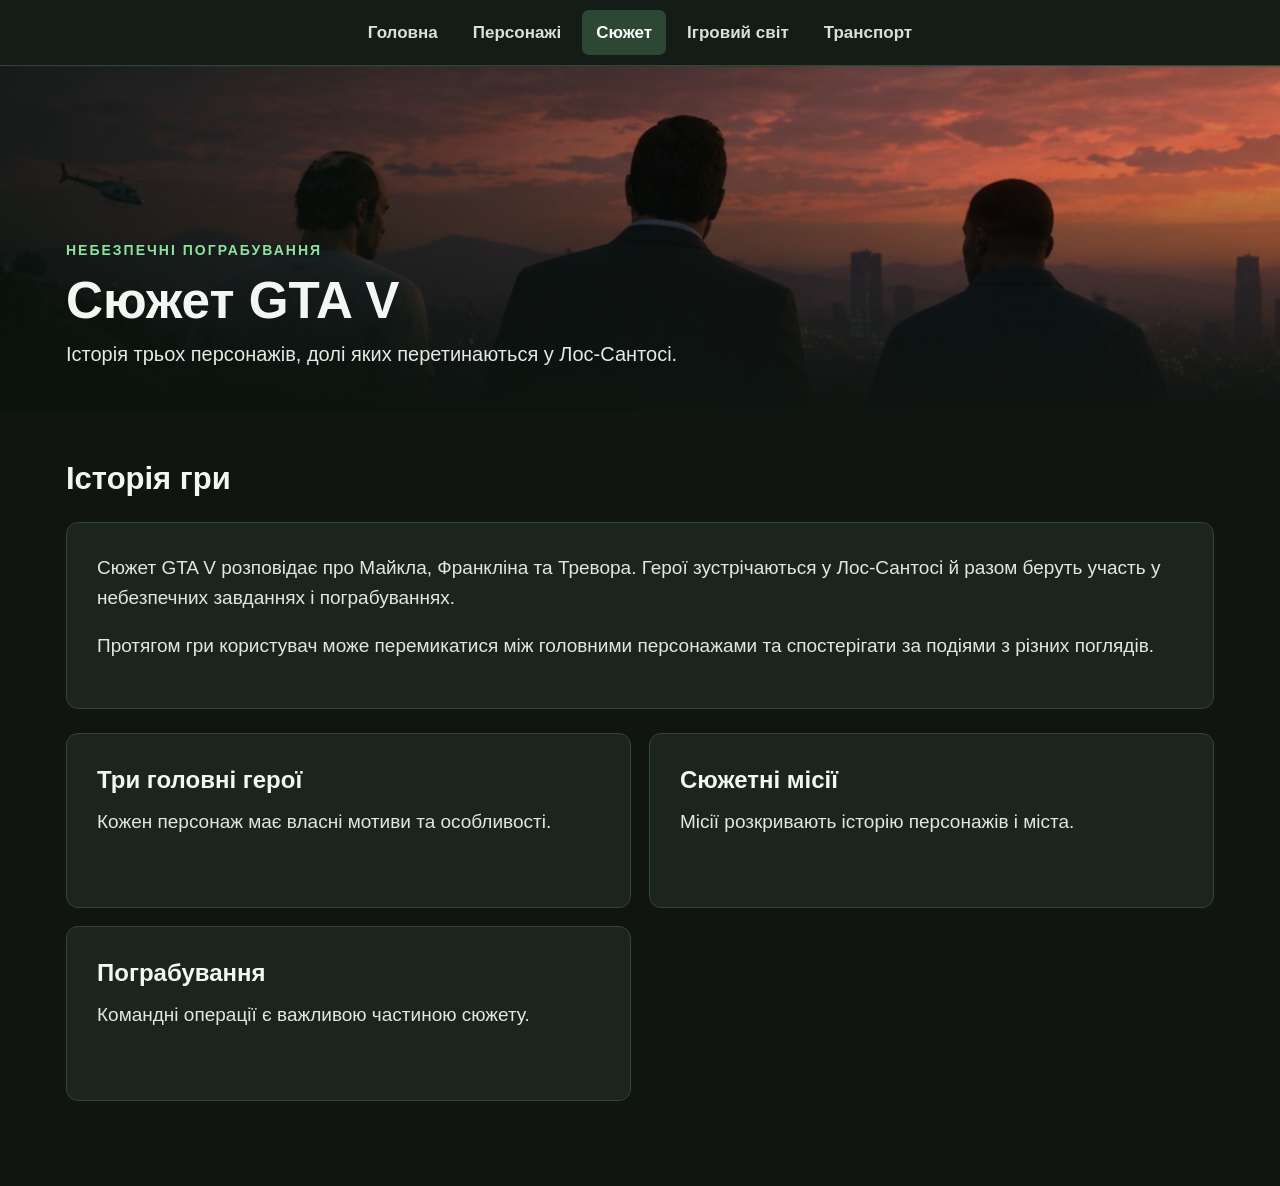
<file: story.html>
<!DOCTYPE html>

<html lang="uk"><head><meta charset="utf-8"/><meta content="width=device-width, initial-scale=1.0" name="viewport"/><title>Сюжет GTA V | GTA V</title><link href="style.css" rel="stylesheet"/></head>
<body><header class="topbar"><div class="nav-shell"><nav aria-label="Основна навігація"><ul><li><a class="" href="index.html">Головна</a></li><li><a class="" href="characters.html">Персонажі</a></li><li><a class="current" href="story.html">Сюжет</a></li><li><a class="" href="world.html">Ігровий світ</a></li><li><a class="" href="transport.html">Транспорт</a></li></ul></nav></div></header>
<main><section class="hero hero-story"><img alt="Троє героїв на тлі Лос-Сантоса" class="hero-image" src="story-banner.jpg"/><div class="hero-shade"></div><div class="hero-copy"><span class="eyebrow">НЕБЕЗПЕЧНІ ПОГРАБУВАННЯ</span><h1>Сюжет GTA V</h1><p>Історія трьох персонажів, долі яких перетинаються у Лос-Сантосі.</p></div></section><div class="content"><h2>Історія гри</h2><div class="article"><p>Сюжет GTA V розповідає про Майкла, Франкліна та Тревора. Герої зустрічаються у Лос-Сантосі й разом беруть участь у небезпечних завданнях і пограбуваннях.</p><p>Протягом гри користувач може перемикатися між головними персонажами та спостерігати за подіями з різних поглядів.</p></div><div class="cards"><article class="card"><h3>Три головні герої</h3><p>Кожен персонаж має власні мотиви та особливості.</p></article><article class="card"><h3>Сюжетні місії</h3><p>Місії розкривають історію персонажів і міста.</p></article><article class="card"><h3>Пограбування</h3><p>Командні операції є важливою частиною сюжету.</p></article></div></div></main>
</body></html>
</file>
<file: style.css>
/* Загальні кольори та шрифти */
:root { --bg:#101512; --panel:#1b241f; --border:#344439; --text:#f3f6f2; --muted:#b9c6bc; --accent:#8ee2a0; }
* { box-sizing:border-box; }
body { margin:0; background:var(--bg); color:var(--text); font:18px/1.7 Arial, sans-serif; }
a { color:inherit; }
/* Навігація */
.topbar { background:#141c17; border-bottom:1px solid var(--border); }
.nav-shell { max-width:1200px; margin:auto; min-height:82px; display:flex; justify-content:space-between; align-items:center; gap:25px; padding:15px 26px; }
.brand { font-weight:900; font-size:29px; letter-spacing:1px; text-decoration:none; white-space:nowrap; }
.brand span { color:var(--accent); }
nav ul { list-style:none; display:flex; flex-wrap:wrap; gap:7px; padding:0; margin:0; }
nav a { display:block; text-decoration:none; color:#d6e1d8; padding:9px 14px; border-radius:7px; font-size:16px; transition:background-color .2s,color .2s; }
nav a:hover, nav a.current { background:#2d4734; color:#fff; }
nav a:active { background:var(--accent); color:#0b140e; }
/* Велика обкладинка */
.hero { position:relative; min-height:420px; overflow:hidden; display:flex; align-items:end; background:#253329; }
.hero-image { position:absolute; width:100%; height:100%; object-fit:cover; object-position:center 35%; }
.hero-shade { position:absolute; inset:0; background:linear-gradient(90deg,rgba(10,18,13,.93),rgba(10,18,13,.53) 55%,rgba(10,18,13,.1)),linear-gradient(0deg,#101512,transparent 65%); }
.hero-copy { position:relative; z-index:1; width:min(1200px,100%); margin:0 auto; padding:85px 26px 60px; }
.eyebrow { font-size:14px; color:var(--accent); letter-spacing:2px; font-weight:800; }
h1 { font-size:clamp(40px,5vw,70px); line-height:1.08; margin:15px 0; max-width:760px; }
.hero p { font-size:21px; max-width:680px; color:#e4eae5; }
/* Основний контент */
.content { max-width:1200px; margin:0 auto; padding:38px 26px 85px; }
h2 { font-size:30px; line-height:1.3; margin:12px 0 23px; }
h3 { font-size:23px; line-height:1.3; margin:0 0 12px; }
p { margin:0 0 17px; color:var(--muted); }
.intro { display:grid; grid-template-columns:2fr 1fr; gap:35px; margin-bottom:48px; }
.intro > div:first-child { max-width:760px; }
.fact { display:grid; grid-template-columns:auto 1fr; gap:6px 16px; align-content:center; background:var(--panel); border:1px solid var(--border); padding:25px; border-radius:12px; }
.fact strong { font-size:38px; line-height:1.2; color:var(--accent); }
.fact span { align-self:center; color:var(--muted); }
.cards { display:grid; grid-template-columns:repeat(2,minmax(0,1fr)); gap:18px; }
.cards.three { grid-template-columns:repeat(3,minmax(0,1fr)); }
.card,.article { background:var(--panel); border:1px solid var(--border); border-radius:12px; padding:28px; }
.card { min-height:175px; }
.card:hover { border-color:#6fae7b; }
.text-link { color:var(--accent); text-decoration:none; font-size:16px; font-weight:700; }
.text-link:hover { text-decoration:underline; }
.article { margin-bottom:24px; }
footer { border-top:1px solid var(--border); color:#95a49a; text-align:center; padding:25px; font-size:14px; }
@media(max-width:850px) { .nav-shell { flex-direction:column; } .intro,.cards.three { grid-template-columns:1fr; } .hero { min-height:360px; } }
@media(max-width:600px) { body { font-size:17px; } .cards { grid-template-columns:1fr; } .hero-copy { padding:65px 20px 40px; } .content { padding:28px 20px 65px; } nav ul { justify-content:center; } nav a { font-size:14px; padding:7px 9px; } }

/* Коригування дизайну: компактні фото, виразніший текст */
body { font-family: Arial, Helvetica, sans-serif; font-size: 19px; line-height: 1.6; font-weight: 400; }
.nav-shell { justify-content: center; min-height: 64px; padding: 10px 22px; }
nav a { font-size: 17px; font-weight: 600; }
.hero { height: 340px; min-height: 0; max-height: 340px; }
.hero-image { inset: 0; width: 100%; height: 100%; object-fit: cover; object-position: center 40%; }
.hero-shade { background: linear-gradient(0deg,rgba(12,18,14,.96),rgba(12,18,14,.08) 85%); }
.hero-copy { padding: 45px 30px 28px; }
h1 { font-size: clamp(35px,4vw,54px); margin: 9px 0; font-weight: 800; }
.hero p { font-size: 20px; font-weight: 500; margin-bottom: 0; }
h2 { font-size: 31px; font-weight: 800; }
h3 { font-size: 24px; font-weight: 700; }
p { font-size: 19px; color: #e0e8e1; }
.content { padding-top: 35px; }
.card, .article { padding: 30px; }
@media (max-width: 600px) { .hero { height: 290px; } .hero-copy { padding: 35px 20px 22px; } body,p { font-size: 17px; } }

/* Виправлення: показуємо зображення повністю, без обрізання */
.hero { background: #101512; }
.hero-image { object-fit: contain; object-position: center center; }

/* Фінальне виправлення: повнорозмірне фото без обрізання.
   Зображення визначає висоту секції, тому сторінку можна прокрутити до кінця фото. */
.hero { display:block; position:relative; height:auto; min-height:0; max-height:none; overflow:visible; background:#101512; }
.hero-image { display:block; position:relative; inset:auto; width:100%; height:auto; max-height:none; object-fit:initial; object-position:initial; }
.hero-shade { pointer-events:none; z-index:1; }
.hero-copy { position:absolute; bottom:0; left:0; right:0; z-index:2; padding:55px 30px 34px; }
@media(max-width:600px) { .hero { height:auto; max-height:none; } .hero-copy { padding:24px 20px 18px; } .hero-copy h1 { font-size:clamp(26px,7vw,42px); } .hero p { font-size:16px; } }

/* Сторінка «Сюжет»: обкладинка менша, інші сторінки без змін */
.hero-story { background: #101512; }
.hero-story .hero-image { width: auto; max-width: 100%; height: auto; max-height: 480px; margin: 0 auto; object-fit: contain; }
@media (max-width: 600px) { .hero-story .hero-image { max-height: 340px; } }

/* Узгоджене масштабування: герой — адаптивний блок, зображення не фіксоване окремо від сторінки */
.hero, .hero-story {
  position: relative; display: flex; align-items: flex-end;
  width: 100%; height: clamp(330px, 34vw, 530px);
  min-height: 0; max-height: none; overflow: hidden;
}
.hero-image, .hero-story .hero-image {
  position: absolute; inset: 0; display: block;
  width: 100%; height: 100%; max-width: none; max-height: none;
  margin: 0; object-fit: cover; object-position: center 40%;
}
.hero-shade {position:absolute; inset:0; z-index:1; background:linear-gradient(90deg,rgba(10,18,13,.82),rgba(10,18,13,.18) 75%),linear-gradient(0deg,#101512,transparent 68%);}
.hero-copy {position:relative; inset:auto; bottom:auto; left:auto; right:auto; z-index:2; width:min(1200px,100%); margin:0 auto; padding:50px 26px 42px;}
.hero-story {height: clamp(300px, 27vw, 410px);}
.hero-story .hero-image {object-position:center center;}
@media (max-width:600px) { .hero {height:360px;} .hero-story {height:300px;} .hero-copy {padding:25px 20px;} }

/* Тільки головна і персонажі: зображення нижче, верх кадру не обрізається */
.page-home .hero, .page-characters .hero { height: clamp(460px, 43vw, 650px); }
.page-home .hero-image, .page-characters .hero-image { object-position: center top; }
@media (max-width:600px) { .page-home .hero, .page-characters .hero { height: 440px; } }
</file>
